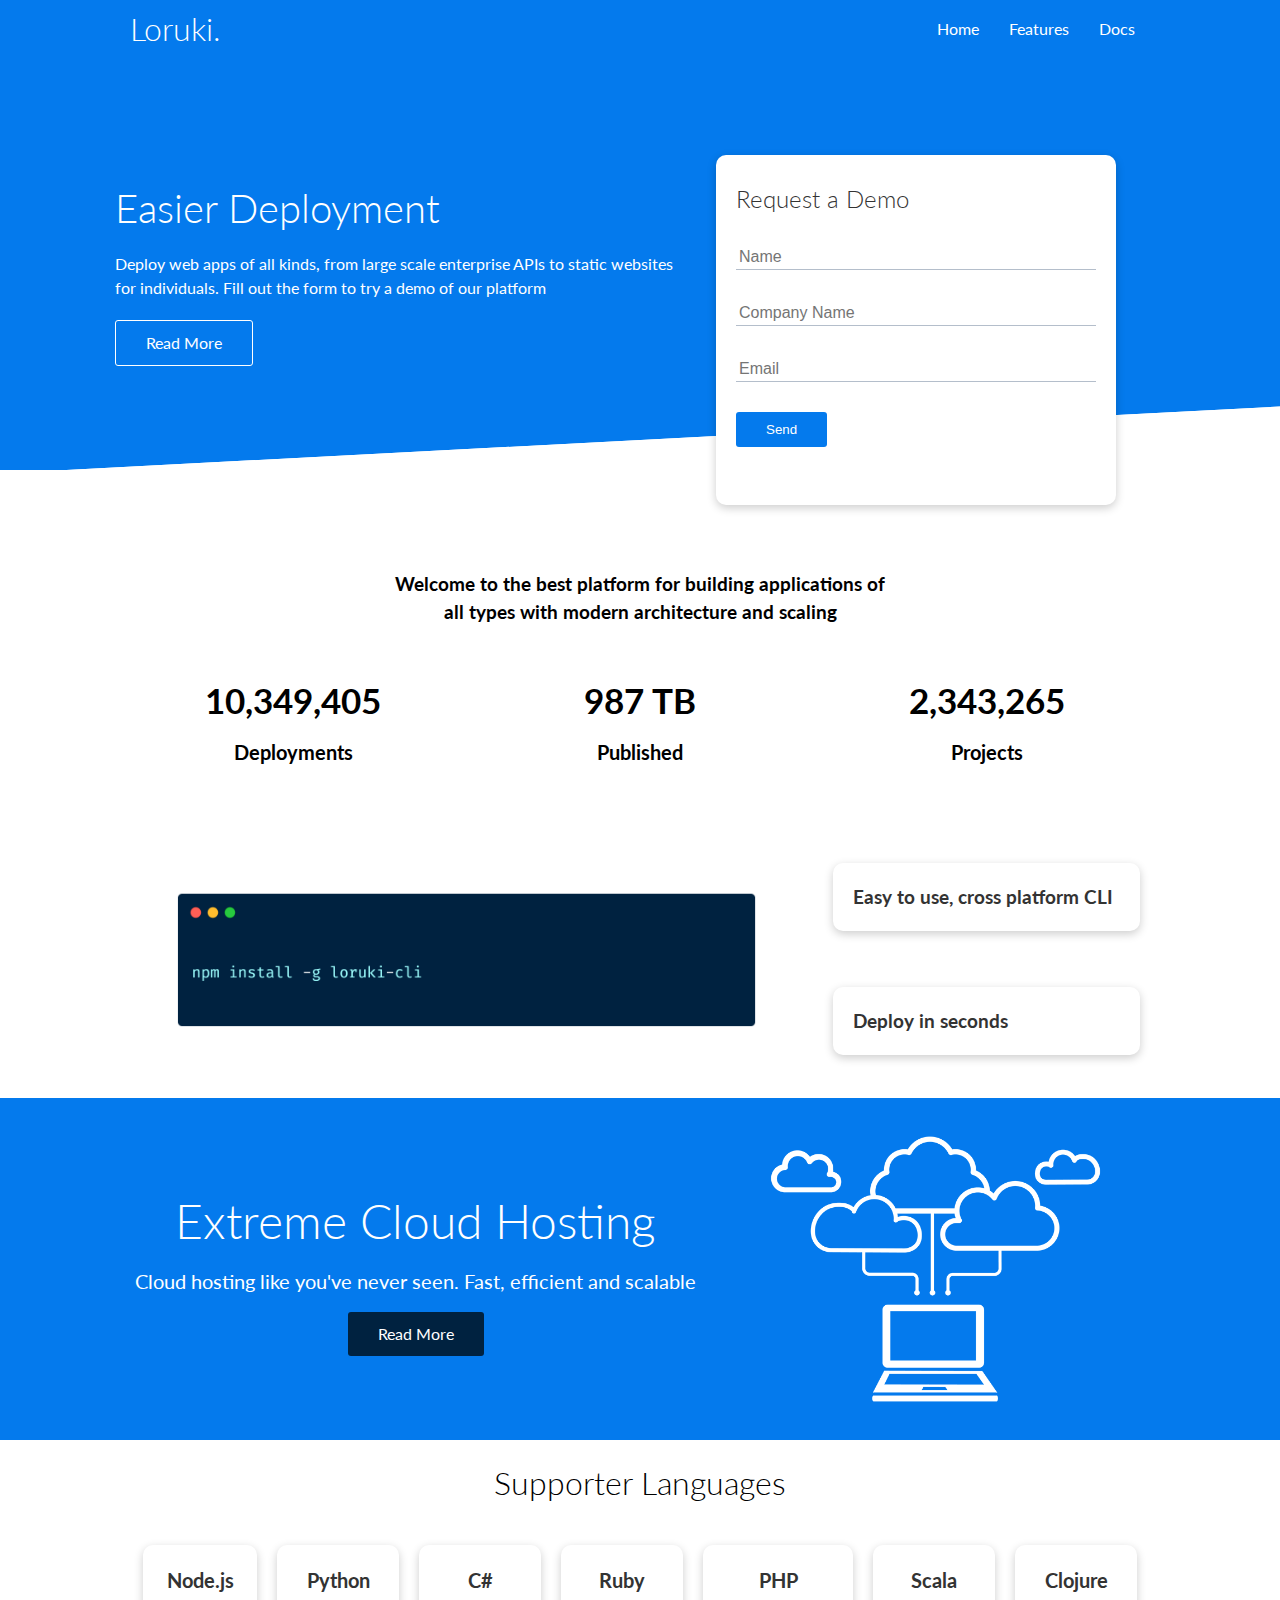
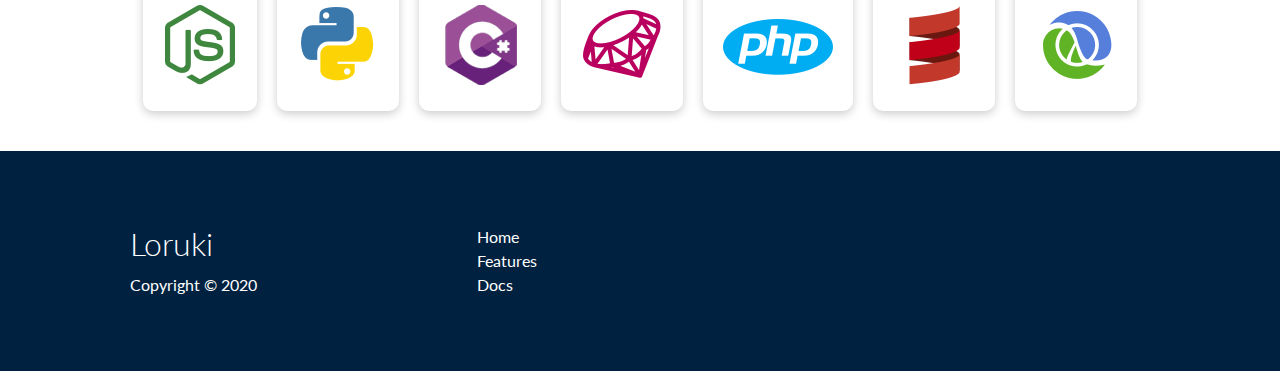
<file: index.html>
<!DOCTYPE html>
<html lang="en">
<head>
    <meta charset="UTF-8">
    <meta http-equiv="X-UA-Compatible" content="IE=edge">
    <meta name="viewport" content="width=device-width, initial-scale=1.0">
    <link rel="stylesheet" href="https://cdnjs.cloudflare.com/ajax/libs/font-awesome/6.4.0/css/all.min.css" integrity="sha512-iecdLmaskl7CVkqkXNQ/ZH/XLlvWZOJyj7Yy7tcenmpD1ypASozpmT/E0iPtmFIB46ZmdtAc9eNBvH0H/ZpiBw==" crossorigin="anonymous" referrerpolicy="no-referrer" />
    <link rel="stylesheet" href="utilities.css">
    <link rel="stylesheet" href="style.css">



    <title>Loruki | Cloud Hosting For Everyone </title>
</head>
<body>
    <!-- Navbar -->
    <div class="navbar">
        <div class="container flex">
            <h1 class="logo">Loruki.</h1>
            <nav>
                <ul>
                    <li><a href="index.html">Home</a></li>
                    <li><a href="features.html">Features</a></li>
                    <li><a href="docs.html">Docs</a></li>
                </ul>
            </nav>
        </div>
    </div>
    <!-- Showcase -->
    <section class="showcase">
        <div class="container grid">
            <div class="showcase-text">
                <h1>Easier Deployment</h1>
                <p>Deploy web apps of all kinds, from large scale enterprise APIs to static websites for individuals. Fill out the form to try a demo of our platform</p>
                <a href="features.html" class="btn btn-outline">Read More</a>
            </div>
            <div class="showcase-form card">
                <h2>Request a Demo</h2>
                <div class="form-control">
                    <input type="text" name="name" placeholder="Name" required>
                </div>
                <div class="form-control">
                    <input type="text" name="company" placeholder="Company Name" required>
                </div>
                <div class="form-control">
                    <input type="email" name="email" placeholder="Email" required>
                </div>
                <input type="submit" value="Send" class="btn btn-primary">
        </div>
    </section>
    <!-- Stats -->
    <section class="stats">
        <div class="container">
            <h3 class="stats-heading text-center my-1">
                Welcome to the best platform for building applications of all types with modern architecture and scaling
            </h3>
            <div class="grid grid-3 text-center my-4">
                <div>
                    <i class="fas fa-server fa-3x"></i>
                    <h3>10,349,405</h3>
                    <p class="text-secondary">Deployments</p>
                </div>
                <div>
                    <i class="fas fa-upload fa-3x"></i>
                    <h3>987 TB</h3>
                    <p class="text-secondary">Published</p>
                </div>
                <div>
                    <i class="fas fa-project-diagram fa-3x"></i>
                    <h3>2,343,265</h3>
                    <p class="text-secondary">Projects</p>
                </div>
                <div></div>
                <div></div>
            </div>

        </div>
    </section>
     <!-- Cli -->
     <section class="cli">
        <div class="container grid">
            <img src="images/cli.png" alt="">
            <div class="card">
                <h3>Easy to use, cross platform CLI</h3>
            </div>
            <div class="card">
                <h3>Deploy in seconds</h3>
            </div>
        </div>
    </section>

    <section class="cloud bg-primary my-2 py-2">
        <div class="container grid">
            <div class="text-center">
                <h2 class="lg">Extreme Cloud Hosting</h2>
                <p class="lead my-1">Cloud hosting like you've never seen. Fast, efficient and scalable</p>
                <a href="features.html" class="btn btn-dark">Read More</a>
            </div>
            <img src="images/cloud.png" alt="">
        </div>
    </section>

    <!-- languages -->
    <section class="languages">
        <h2 class="md text-center my-2">
            Supporter Languages
        </h2>
        <div class="container flex">
            <div class="card">
                <h4>Node.js</h4>
                <img src="images/logos/node.png" alt="">
            </div>
            <div class="card">
                <h4>Python</h4>
                <img src="images/logos/python.png" alt="">
              </div>
              <div class="card">
                <h4>C#</h4>
                <img src="images/logos/csharp.png" alt="">
              </div>
              <div class="card">
                <h4>Ruby</h4>
                <img src="images/logos/ruby.png" alt="">
              </div>
              <div class="card">
                <h4>PHP</h4>
                <img src="images/logos/php.png" alt="">
              </div>
              <div class="card">
                <h4>Scala</h4>
                <img src="images/logos/scala.png" alt="">
              </div>
              <div class="card">
                <h4>Clojure</h4>
                <img src="images/logos/clojure.png" alt="">
              </div>

        </div>
    </section>
    <footer class="footer bg-dark py-5">
        <div class="container grid grid-3">
            <div>
                <h1>Loruki
                </h1>
                <p>Copyright &copy; 2020</p>
            </div>
            <nav>
                <ul>
                    <li><a href="index.html">Home</a></li>
                    <li><a href="features.html">Features</a></li>
                    <li><a href="docs.html">Docs</a></li>
                </ul>
            </nav>
            <div class="social">
                <a href="#"><i class="fab fa-github fa-2x"></i></a>
                <a href="#"><i class="fab fa-facebook fa-2x"></i></a>
                <a href="#"><i class="fab fa-instagram fa-2x"></i></a>
                <a href="#"><i class="fab fa-twitter fa-2x"></i></a>
            </div>
        </div>
    </footer>
</body>
</html>
</file>
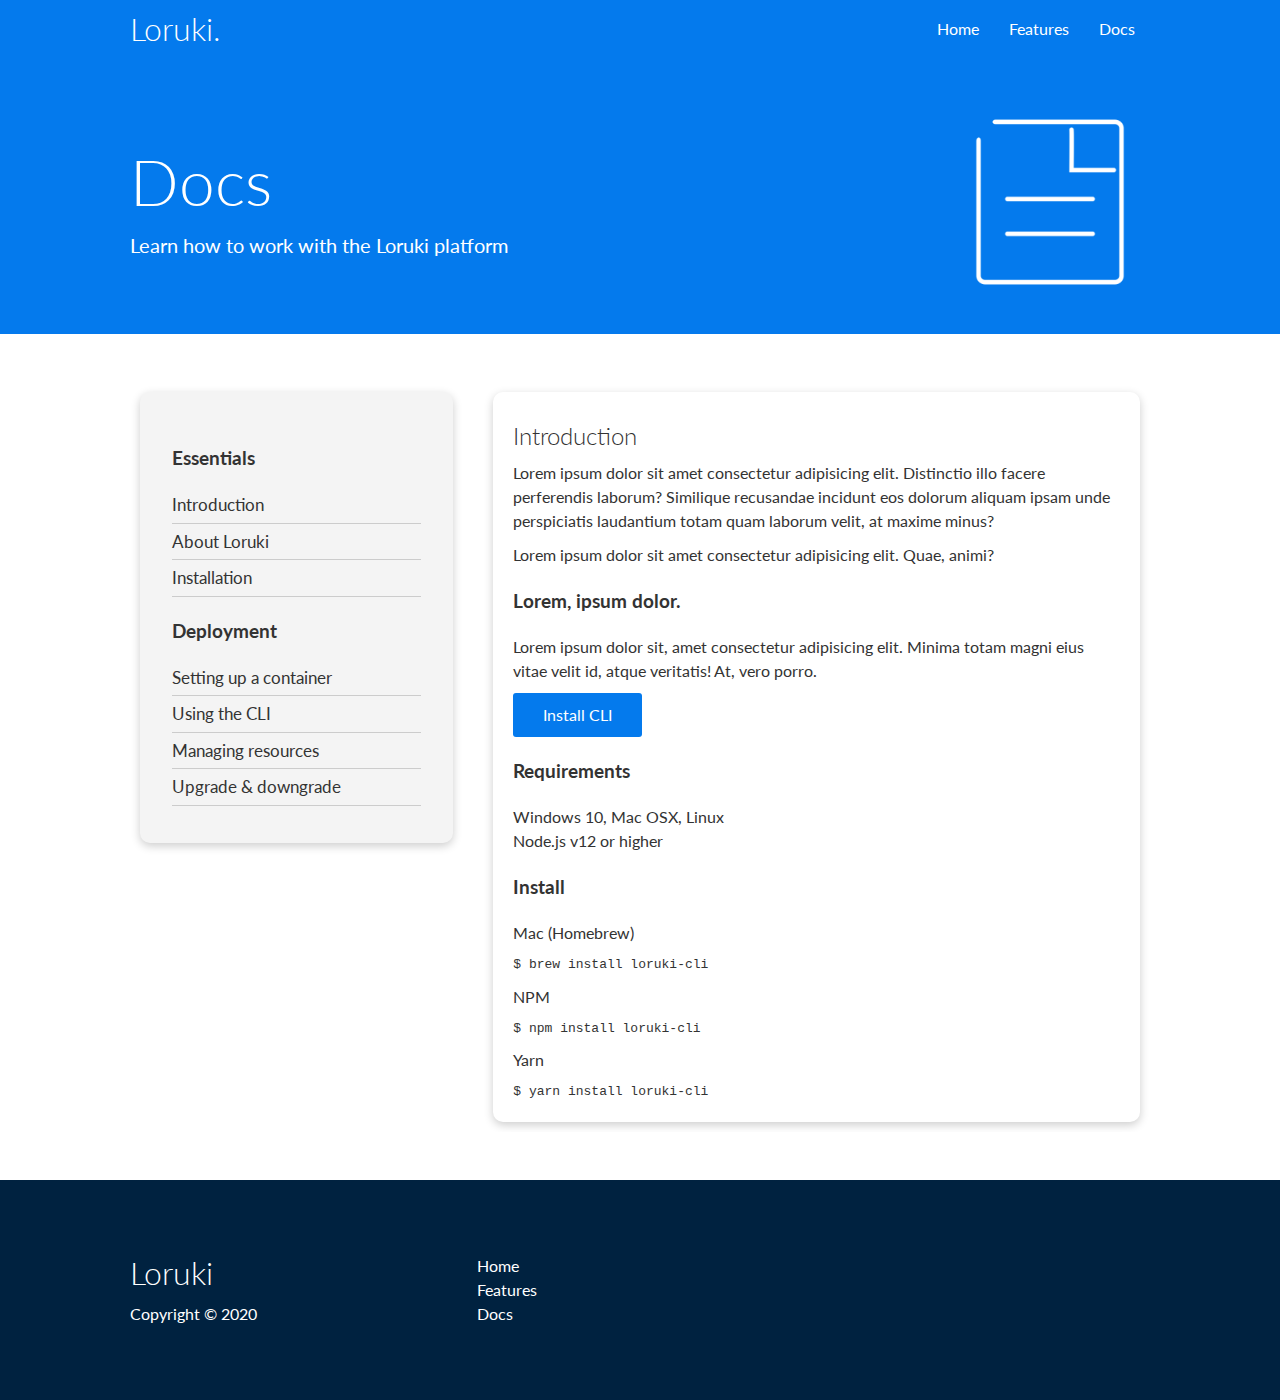
<file: docs.html>
<!DOCTYPE html>
<html lang="en">
<head>
    <meta charset="UTF-8">
    <meta http-equiv="X-UA-Compatible" content="IE=edge">
    <meta name="viewport" content="width=device-width, initial-scale=1.0">
    <link rel="stylesheet" href="https://cdnjs.cloudflare.com/ajax/libs/font-awesome/6.4.0/css/all.min.css" integrity="sha512-iecdLmaskl7CVkqkXNQ/ZH/XLlvWZOJyj7Yy7tcenmpD1ypASozpmT/E0iPtmFIB46ZmdtAc9eNBvH0H/ZpiBw==" crossorigin="anonymous" referrerpolicy="no-referrer" />
    <link rel="stylesheet" href="utilities.css">
    <link rel="stylesheet" href="style.css">



    <title>Loruki | Cloud Hosting For Everyone </title>
</head>
<body>
     <!-- Navbar -->
     <div class="navbar">
        <div class="container flex">
            <h1 class="logo">Loruki.</h1>
            <nav>
                <ul>
                    <li><a href="index.html">Home</a></li>
                    <li><a href="features.html">Features</a></li>
                    <li><a href="docs.html">Docs</a></li>
                </ul>
            </nav>
        </div>
    </div>
    <!-- Head -->
   <section class="docs-head bg-primary py-3">
    <div class="container grid">
        <div>
            <h1 class="xl">Docs</h1>
            <p class="lead">
                Learn how to work with the Loruki platform
            </p>
        </div>
        <img src="images/docs.png" alt="">

    </div>
   </section>

    <!-- Docs main -->
    <section class="docs-main my-4">
        <div class="container grid ">
            <div class="card bg-light p-3">
                <h3 class="my-2">Essentials</h3>
                <nav>
                    <ul>
                        <li><a class="text-primary" href="#">Introduction</a></li>
                        <li><a href="#">About Loruki</a></li>
                        <li><a href="#">Installation</a></li>
                    </ul>
                </nav>

                <h3 class="my-2">Deployment</h3>
                <nav>
                    <ul>
                        <li><a href="#">Setting up a container</a></li>
							<li><a href="#">Using the CLI</a></li>
							<li><a href="#">Managing resources</a></li>
							<li><a href="#">Upgrade & downgrade</a></li>
                    </ul>
                </nav>
            </div>
            <div class="card">
                <h2>Introduction</h2>
                <p>Lorem ipsum dolor sit amet consectetur adipisicing elit. Distinctio illo facere perferendis laborum? Similique recusandae incidunt eos dolorum aliquam ipsam unde perspiciatis laudantium totam quam laborum velit, at maxime minus?</p>

                <div class="alert alert-success">
                    <i class="fas fa-info"></i> Lorem ipsum dolor sit amet consectetur adipisicing elit. Quae, animi?
                </div>

                <h3>Lorem, ipsum dolor.</h3>
                <p>Lorem ipsum dolor sit, amet consectetur adipisicing elit. Minima totam magni eius vitae velit id, atque veritatis! At, vero porro.</p>
                <a href="#" class="btn btn-primary">Install CLI</a>

                <h3>Requirements</h3>
                <ul>
                    <li>Windows 10, Mac OSX, Linux</li>
                    <li>Node.js v12 or higher</li>
                </ul>

                <h3>Install</h3>
                <p>Mac (Homebrew)</p>
                <pre><code>$ brew install loruki-cli</code></pre>
                <p>NPM</p>
                <pre><code>$ npm install loruki-cli</code></pre>
                <p>Yarn</p>
                <pre><code>$ yarn install loruki-cli</code></pre>

            </div> 
        </div>
    </section>
<!-- footer -->
    <footer class="footer bg-dark py-5">
        <div class="container grid grid-3">
            <div>
                <h1>Loruki
                </h1>
                <p>Copyright &copy; 2020</p>
            </div>
            <nav>
                <ul>
                    <li><a href="index.html">Home</a></li>
                    <li><a href="features.html">Features</a></li>
                    <li><a href="docs.html">Docs</a></li>
                </ul>
            </nav>
            <div class="social">
                <a href="#"><i class="fab fa-github fa-2x"></i></a>
                <a href="#"><i class="fab fa-facebook fa-2x"></i></a>
                <a href="#"><i class="fab fa-instagram fa-2x"></i></a>
                <a href="#"><i class="fab fa-twitter fa-2x"></i></a>
            </div>
        </div>
    </footer>
</body>
</html>
</file>
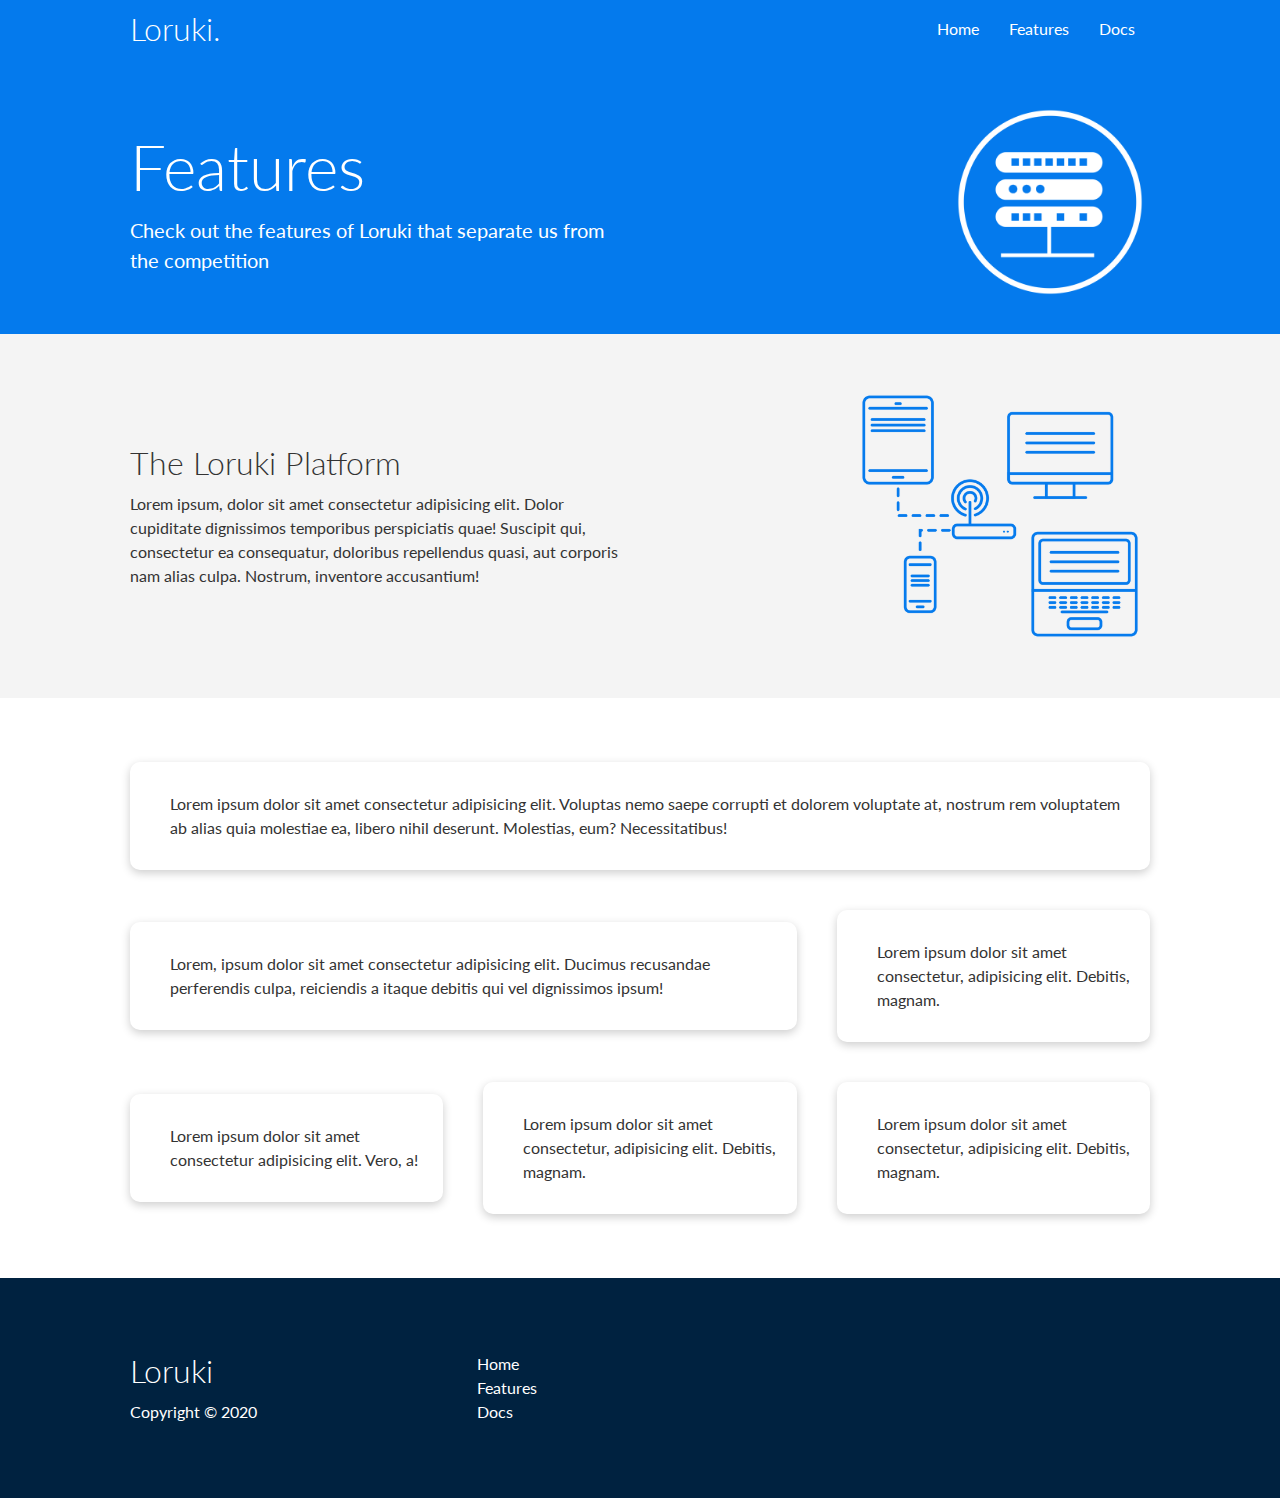
<file: features.html>
<!DOCTYPE html>
<html lang="en">
<head>
    <meta charset="UTF-8">
    <meta http-equiv="X-UA-Compatible" content="IE=edge">
    <meta name="viewport" content="width=device-width, initial-scale=1.0">
    <link rel="stylesheet" href="https://cdnjs.cloudflare.com/ajax/libs/font-awesome/6.4.0/css/all.min.css" integrity="sha512-iecdLmaskl7CVkqkXNQ/ZH/XLlvWZOJyj7Yy7tcenmpD1ypASozpmT/E0iPtmFIB46ZmdtAc9eNBvH0H/ZpiBw==" crossorigin="anonymous" referrerpolicy="no-referrer" />
    <link rel="stylesheet" href="utilities.css">
    <link rel="stylesheet" href="style.css">



    <title>Loruki | Cloud Hosting For Everyone </title>
</head>
<body>
    <!-- Navbar -->
    <div class="navbar">
        <div class="container flex">
            <h1 class="logo">Loruki.</h1>
            <nav>
                <ul>
                    <li><a href="index.html">Home</a></li>
                    <li><a href="features.html">Features</a></li>
                    <li><a href="docs.html">Docs</a></li>
                </ul>
            </nav>
        </div>
    </div>
    <!-- Head -->
   <section class="features-head bg-primary py-3">
    <div class="container grid">
        <div>
            <h1 class="xl">Features</h1>
            <p class="lead">
                Check out the features of Loruki that separate us from the
						competition
            </p>
        </div>
        <img src="images/server.png" alt="">

    </div>
   </section>
   <!-- Sub head -->
   <section class="features-sub-head bg-light py-3">
    <div class="container grid">
        <div>
            <h1 class="md">The Loruki Platform</h1>
            <p>
                Lorem ipsum, dolor sit amet consectetur adipisicing elit. Dolor cupiditate dignissimos temporibus perspiciatis quae! Suscipit qui, consectetur ea consequatur, doloribus repellendus quasi, aut corporis nam alias culpa. Nostrum, inventore accusantium!
            </p>
        </div>
        <img src="images/server2.png" alt="">
    </div>
</section>
<!-- features -->
<section class="features-main my-2">
    <div class="container grid grid-3">
        <div class="card flex">
            <i class="fas fa-server fa-3x"></i>
            <p>Lorem ipsum dolor sit amet consectetur adipisicing elit. Voluptas nemo saepe corrupti et dolorem voluptate at, nostrum rem voluptatem ab alias quia molestiae ea, libero nihil deserunt. Molestias, eum? Necessitatibus!</p>
        </div>
        <div class="card flex">
            <i class="fas fa-network-wired fa-3x"></i>
            <p>
                Lorem, ipsum dolor sit amet consectetur adipisicing elit. Ducimus
                recusandae perferendis culpa, reiciendis a itaque debitis qui vel
                dignissimos ipsum!
            </p>
        </div>
        <div class="card flex">
            <i class="fas fa-laptop-code fa-3x"></i>
            <p>
                Lorem ipsum dolor sit amet consectetur, adipisicing elit. Debitis,
                magnam.
            </p>
        </div>
        <div class="card flex">
            <i class="fas fa-database fa-3x"></i>
            <p>
                Lorem ipsum dolor sit amet consectetur adipisicing elit. Vero, a!
            </p>
        </div>
        <div class="card flex">
            <i class="fas fa-power-off fa-3x"></i>
            <p>
                Lorem ipsum dolor sit amet consectetur, adipisicing elit. Debitis,
                magnam.
            </p>
        </div>
        <div class="card flex">
            <i class="fas fa-upload fa-3x"></i>
            <p>
                Lorem ipsum dolor sit amet consectetur, adipisicing elit. Debitis,
                magnam.
            </p>
        </div>
    </div>
</section>

<!-- footer -->
    <footer class="footer bg-dark py-5">
        <div class="container grid grid-3">
            <div>
                <h1>Loruki
                </h1>
                <p>Copyright &copy; 2020</p>
            </div>
            <nav>
                <ul>
                    <li><a href="index.html">Home</a></li>
                    <li><a href="features.html">Features</a></li>
                    <li><a href="docs.html">Docs</a></li>
                </ul>
            </nav>
            <div class="social">
                <a href="#"><i class="fab fa-github fa-2x"></i></a>
                <a href="#"><i class="fab fa-facebook fa-2x"></i></a>
                <a href="#"><i class="fab fa-instagram fa-2x"></i></a>
                <a href="#"><i class="fab fa-twitter fa-2x"></i></a>
            </div>
        </div>
    </footer>
</body>
</html>
</file>
<file: utilities.css>
.container{
    max-width: 1100px;
    margin:0 auto;    
    padding: 0 40px; 
    overflow: auto;

}
.flex {
    display: flex;
    justify-content: center;
    align-items: center;
    
}
.grid{
    display: grid;
    grid-template-columns:repeat(2,1fr);
    gap: 20px;
    height: 100%;
    justify-content: center;
    align-items: center;
    
}
.card{
    background-color: white;
    border-radius: 10px; 
    box-shadow: 0 3px 10px rgba(0, 0, 0, 0.2);
    padding: 20px;
    margin: 10px;
    color: #333;
    z-index: 1; 
    

}
.text-center{
    text-align: center;
} 
/* Margin */
.my-1{
    margin: 1rem 0;


}

.my-2{
    margin: 1.5rem 0;


}
.my-3{
    margin: 2rem 0;


}
.my-4{
    margin: 3rem 0;


}
.my-5{
    margin: 4rem 0;


}
.m-1 {
    margin: 1rem;
  }
  
  .m-2 {
    margin: 1.5rem;
  }
  
  .m-3 {
    margin: 2rem;
  }
  
  .m-4 {
    margin: 3rem;
  }
  
  .m-5 {
    margin: 4rem;
  }

  /* Padding */
.py-1 {
    padding: 1rem 0;
  }
  
  .py-2 {
    padding: 1.5rem 0;
  }
  
  .py-3 {
    padding: 2rem 0;
  }
  
  .py-4 {
    padding: 3rem 0;
  }
  
  .py-5 {
    padding: 4rem 0;
  }
  .py-6 {
    padding-top: 2rem ;
    padding-bottom:0;
    padding-left: 0;
    padding-right: 0;
  }
  
  .p-1 {
    padding: 1rem;
  }
  
  .p-2 {
    padding: 1.5rem;
  }
  
  .p-3 {
    padding: 2rem;
  }
  
  .p-4 {
    padding: 3rem;
  }
  
  .p-5 {
    padding: 4rem;
  }

  



.btn{
    display: inline-block;
    background-color:var(--primary-color);
    border: 0;
    color: #fff;
    padding: 10px 30px;
    border-radius: 3px;
    cursor: pointer;
    transition: 500ms , scale;
}
.btn-outline{
    background-color: transparent;
    border: 1px solid #fff;
}
.btn:hover{
    transform: scale(1.1);
    
}

/* Backgrounds & colored buttons*/
.bg-primary, 
.btn-primary{
  background-color: var(--primary-color);
  color: #fff;

}
.bg-secondary, 
.btn-secondary{
  background-color: var(--secondary-color);
  color: #fff;

}
.bg-dark, 
.btn-dark{
  background-color: var(--dark-color);
  color: #fff;

}
.bg-light, 
.btn-light{
  background-color: var(--light-color);
  color: #333;

}
/* Text sizes */
.lead{
  font-size: 20px;
}
.sm{
  font-size: 1rem;
}
.md{
  font-size: 2rem;
}
.lg{
  font-size: 3rem;

}
.xl{
  font-size: 4rem;
}

    

.grid-3{
    grid-template-columns: repeat(3,1fr);
}
</file>
<file: style.css>
@import url('https://fonts.googleapis.com/css2?family=Inter:wght@100;200;300&family=Lato:wght@300&family=Open+Sans:wght@400;700&family=PT+Sans&family=Unbounded:wght@200;300;400;500&display=swap');
:root{
    --primary-color: #047aed;
    --secondary-color: #1c3fa8;
    --dark-color: #002240;
    --light-color: #f4f4f4;
}
*{
    box-sizing: border-box;
    padding: 0;
    margin: 0; 
    

}
body{
   font-family: 'Lato',sans-serif;
   line-height: 1.5;
}
ul{
    list-style-type: none;
}
a{
    text-decoration: none;
    color: #333;
}
h1,h2 {
    font-weight: 300;
    line-height: 1.2;
    margin: 10px 0;
}
p{
    margin: 10px 0; 

}
img{
    width: 100%;
}

.navbar .flex{
    justify-content: space-between;
}
.navbar ul {
    display: flex;
}
.navbar a {
    color: #fff;
    padding: 10px;
    margin: 0 5px;
    
}
.navbar a:hover{
    border-bottom: 2px solid #fff;
}
.navbar{
    background:  #047aed;;
    height: 70px;
    color: #fff;
}
/* Showcase */
.showcase {
    height: 400px;
    background-color: var(--primary-color);
    color: #fff;
    position: relative;
}
.showcase h1{
    font-size: 40px;
}
.showcase p {
    margin: 20px 0;
}
.showcase .grid{
    grid-template-columns: 55% 45%;
    gap: 30px;
    overflow: visible;
}
.showcase-form{
    position: relative;
    top: 60px;
    height: 350px;
    width: 400px;
}

.showcase-form .form-control{
    margin: 30px 0;
}
.showcase-form input[type='text'],
.showcase-form input[type='email']{
    border: 0;
    font-size: 16px;
    border-bottom:1px solid #b4becb ;
    width: 100%;
    padding: 3px;

}
.showcase-form input:focus{
    outline: none;
}
.showcase::before,
.showcase::after{
    content: '';
    height: 100px;
    background-color: #fff;
    position: absolute;
    bottom: -70px;
    left: 0;
    right: 0;
    transform: skewY(-3deg);
    -webkit-transform: skewY(-3deg);
    -moz-transform: skewY(-3deg);
    -ms-transform: skewY(-3deg);
  }
  /* Stats */
  .stats{
    padding-top: 100px;
  }
 .stats-heading{
    max-width: 500px;
    margin: auto;
 }
 .stats .grid h3{
    font-size: 35px;
 }
/* Cli */
.stats .grid p {
    font-size: 20px;
    font-weight: bold;
}
.cli  .grid {
    grid-template-columns: repeat(3,1fr);
    grid-template-rows: repeat(2,1fr); 

}
.cli .grid > *:first-child{
    grid-column: 1/ span 2;
    grid-row: 1/span 2;
}
/* Cloud */

.cloud .grid{
    grid-template-columns: 4fr 3fr;
}
/* Languages */
.languages .flex{
    flex-wrap: wrap;

}
.languages .card{
    text-align: center;
    margin: 18px 10px 40px;
    transition: transform 0.2s ease-in-out;
}
.languages .card h4 {
    font-size: 20px;
    margin-bottom: 10px;
}
.languages .card:hover{
    transform: translateY(-15px);
}
/* Features */
.features-head img,
.docs-head img {
    width: 200px;
    justify-self: flex-end;   
    
}

.features-main .card i {
    margin-right: 20px;
}
.features-sub-head img {
    width: 300px;
    justify-self: flex-end;
  }

  .features-main .grid{
    padding: 30px;
  }

  .features-main .grid > *:first-child{
    grid-column:1/ span 3;
  }
  .features-main .grid > *:nth-child(2){
    grid-column:  1/ span 2;
  }

/* Docs */
.docs-main h3 {
    margin: 20px 0;
  }
  
  .docs-main .grid {
    grid-template-columns: 1fr 2fr;
    align-items: flex-start;
  }
  
  .docs-main nav li {
    font-size: 17px;
    padding-bottom: 5px;
    margin-bottom: 5px;
    border-bottom: 1px #ccc solid;
  }
  
  .docs-main a:hover {
    font-weight: bold;
  }
  .docs-main nav ul li a {
    color:#333;
  }
  

/* Footer */

nav ul li a {
    color: #fff;
}
.footer .container .social i{
    color: #fff;
    
}
.footer .social a{
    margin: 0 10px;
} 




   

/* Tablets and under */
@media(max-width:768px){
    .grid,
    .showcase .grid,
    .stats .grid,
    .cli .grid,
    .cloud .grid{
        grid-template-columns: 1fr;
        grid-template-rows: 1fr;
    }

   .showcase{
    height: auto;
   }
   .showcase-text{
    text-align: center;
    margin-top: 40px;
   }
   .showcase-form{
    justify-self: center;
    margin: auto;
   }
   .cli .grid > *:first-child{
    grid-column: 1;
    grid-row: 1;
}



}

/* Mobile and under */

@media(max-width:500px){
    .navbar{
        height: 110px;
    }
    .navbar .flex{
        flex-direction: column;
    }
    .navbar ul{
        background-color: rgba(0, 0, 0, 0.1);
        padding: 10px;
       
    }
    .showcase-form{
        width: 300px;
    }


}
</file>
